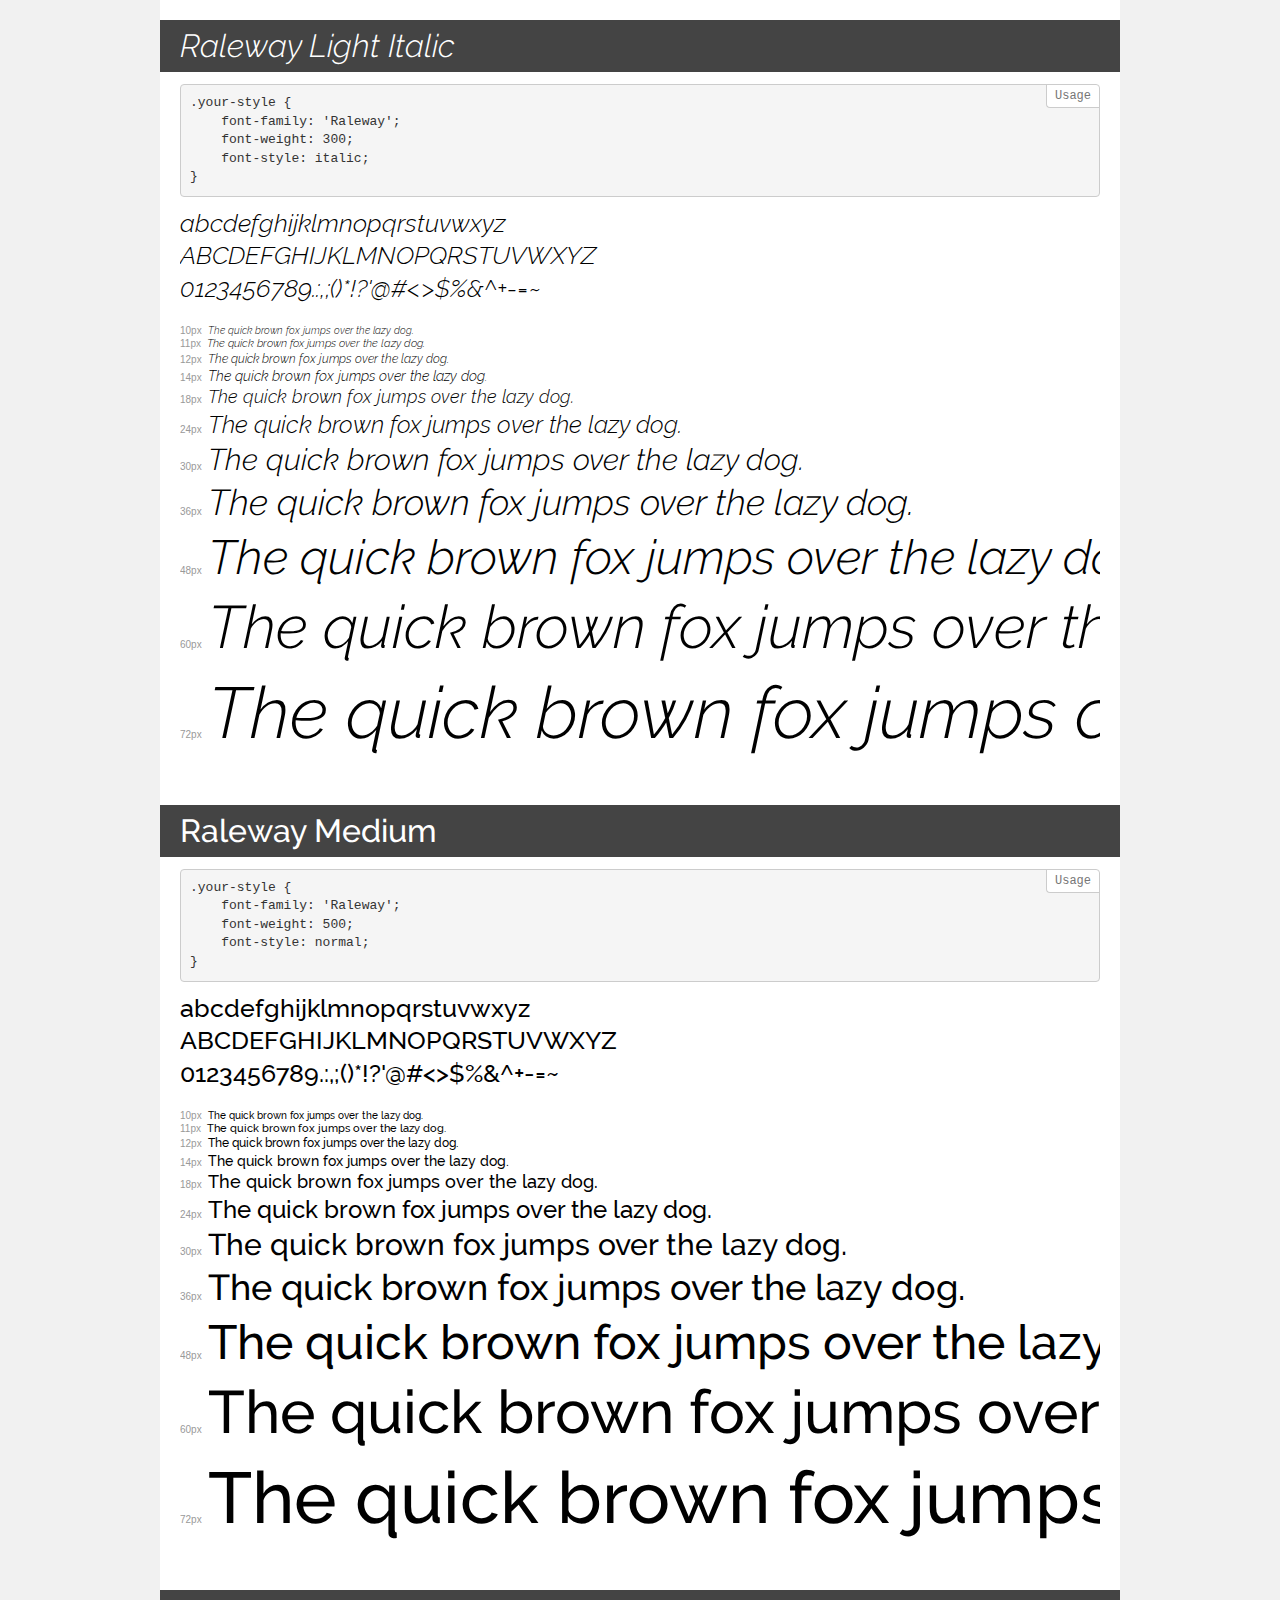
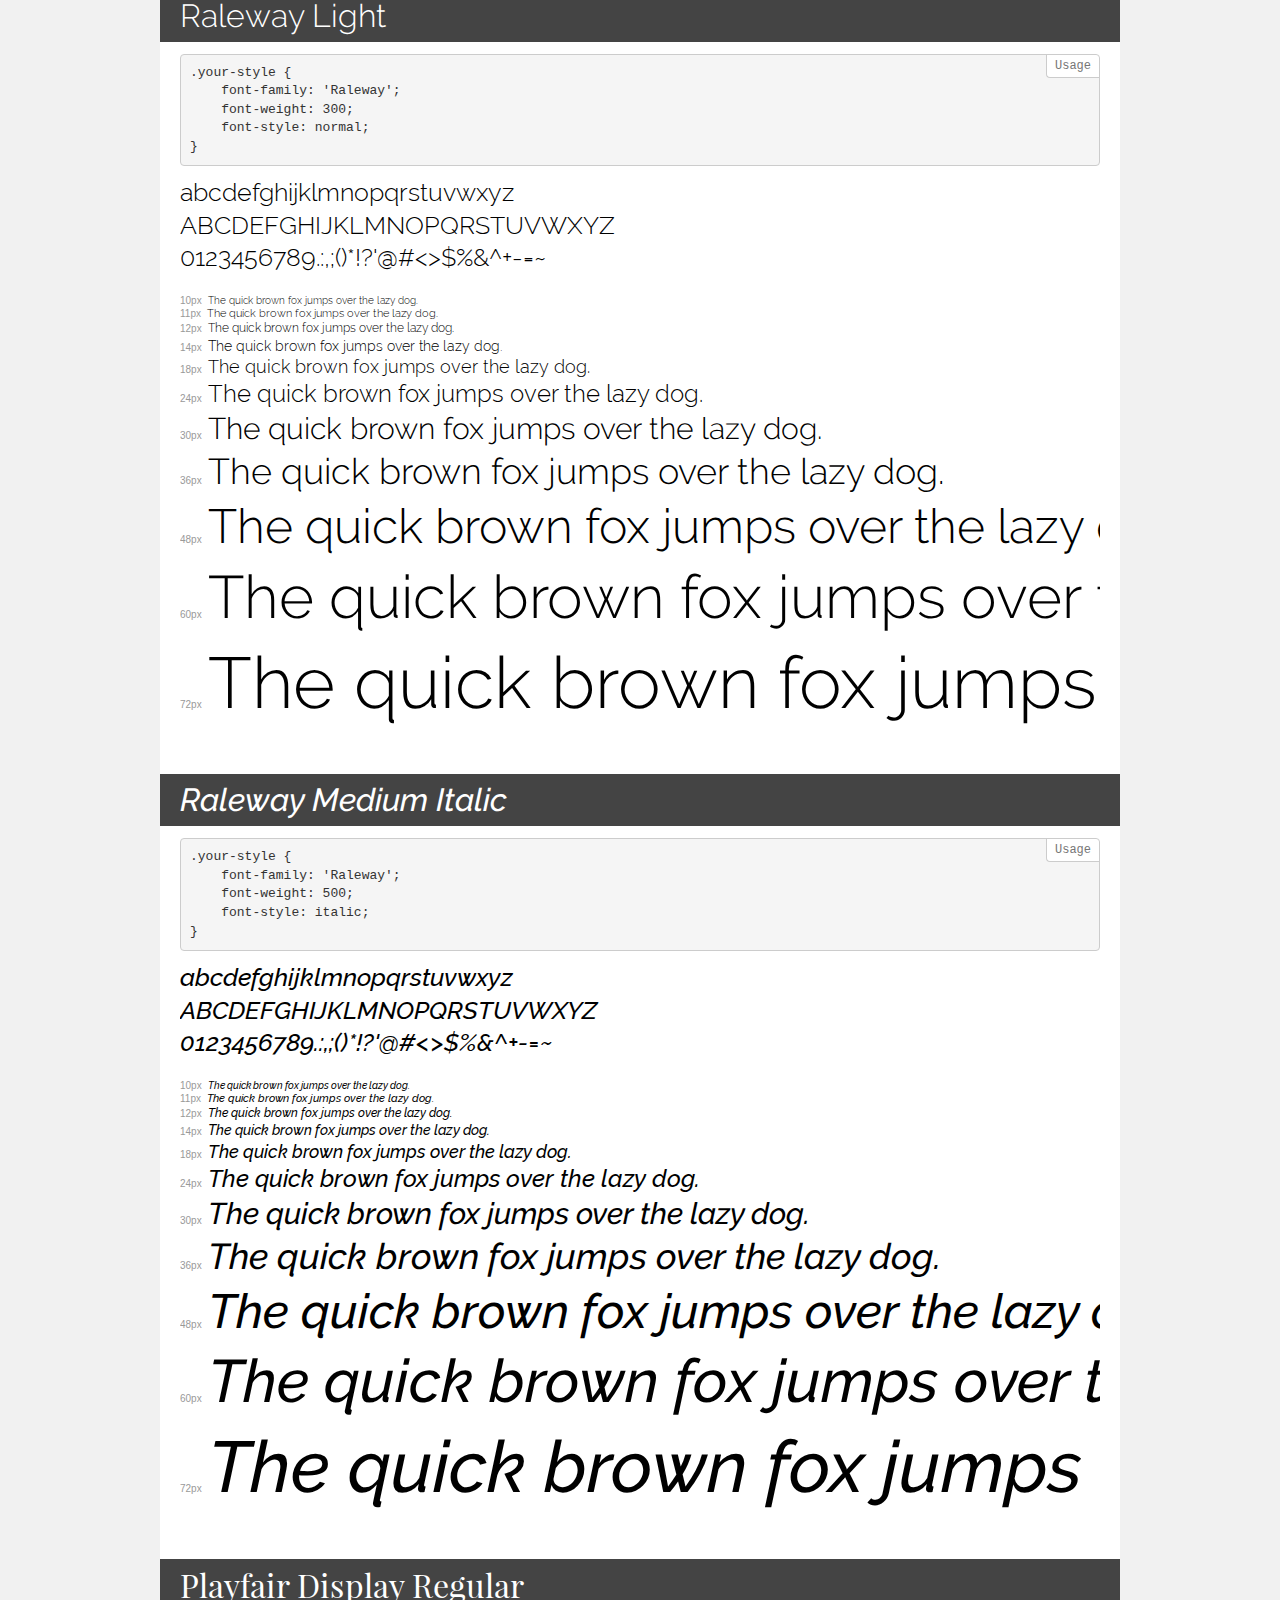
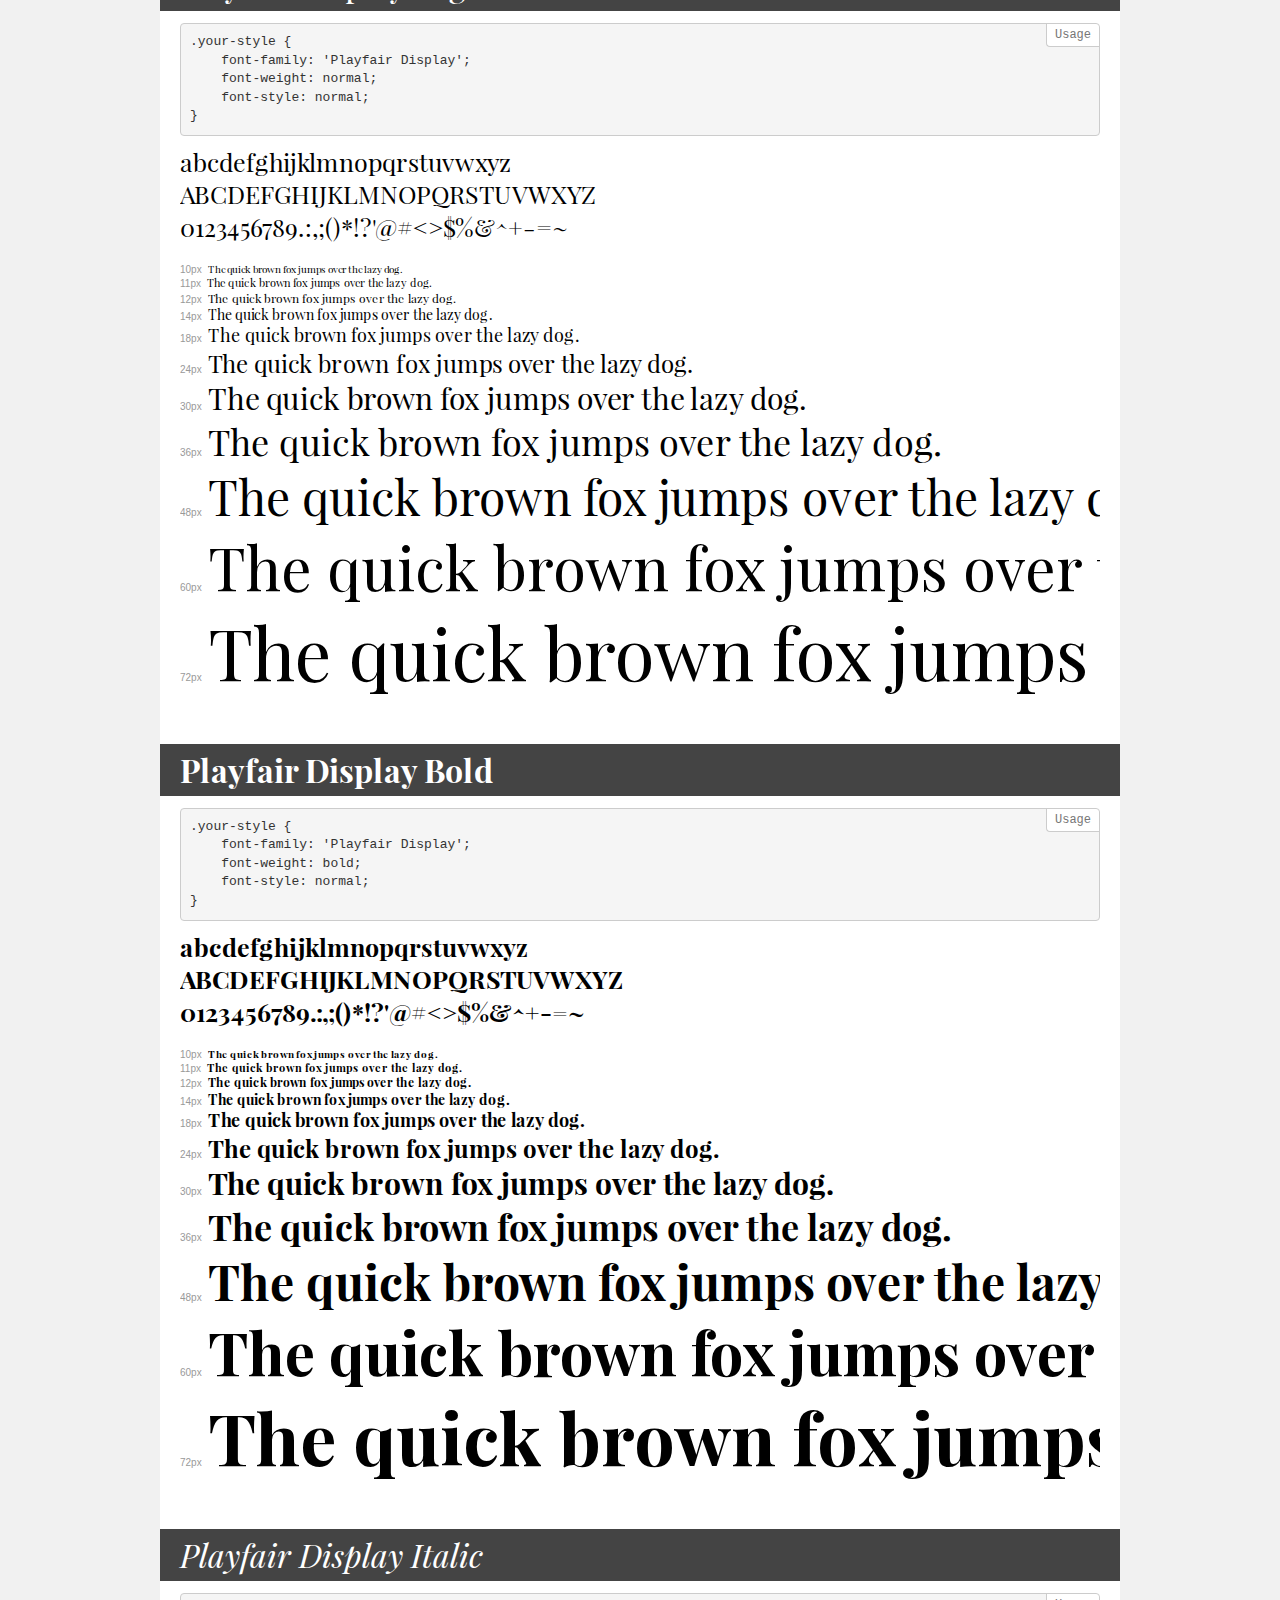
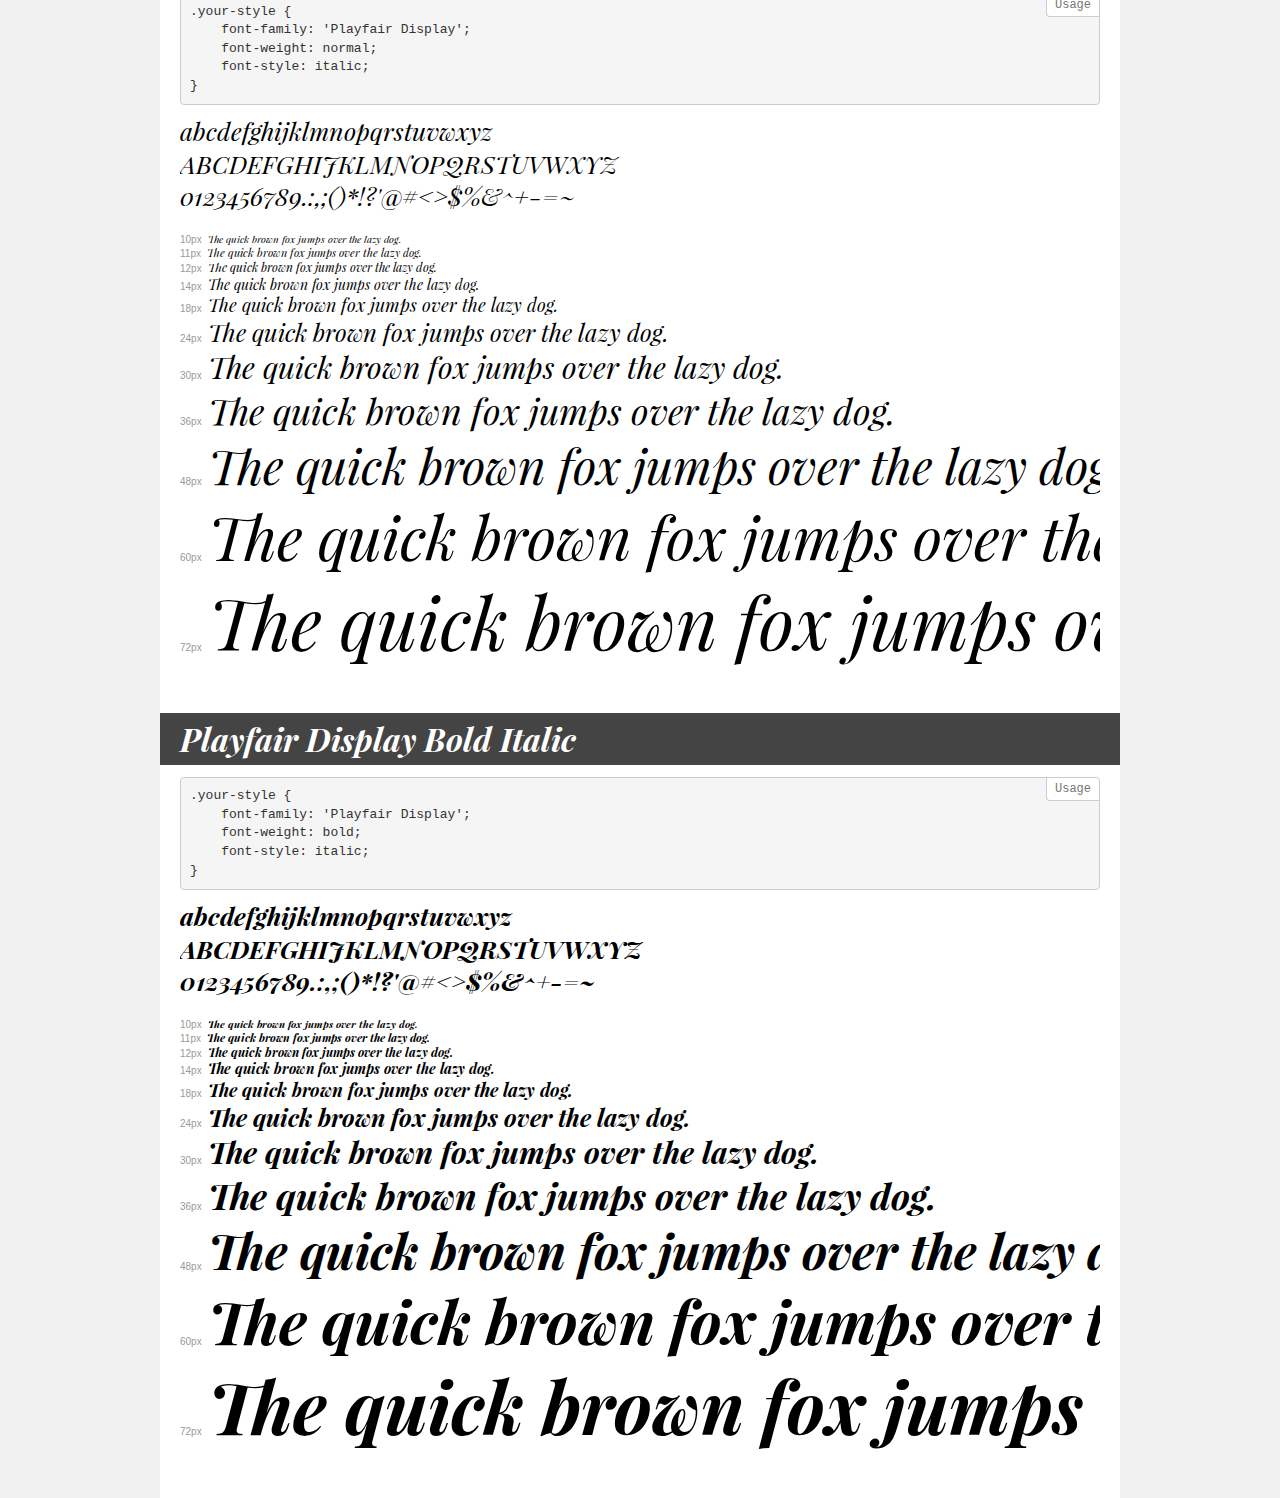
<file: fonts/demo.html>
<!DOCTYPE html>
<html>
<head>
    <meta charset="utf-8">
    <meta http-equiv="X-UA-Compatible" content="IE=edge">
    <meta name="viewport" content="width=device-width, initial-scale=1">
    <meta name="robots" content="noindex, noarchive">
    <meta name="format-detection" content="telephone=no">
    <title>Transfonter demo</title>
    <link href="stylesheet.css" rel="stylesheet">
    <style>
        /*
        http://meyerweb.com/eric/tools/css/reset/
        v2.0 | 20110126
        License: none (public domain)
        */
        html, body, div, span, applet, object, iframe,
        h1, h2, h3, h4, h5, h6, p, blockquote, pre,
        a, abbr, acronym, address, big, cite, code,
        del, dfn, em, img, ins, kbd, q, s, samp,
        small, strike, strong, sub, sup, tt, var,
        b, u, i, center,
        dl, dt, dd, ol, ul, li,
        fieldset, form, label, legend,
        table, caption, tbody, tfoot, thead, tr, th, td,
        article, aside, canvas, details, embed,
        figure, figcaption, footer, header, hgroup,
        menu, nav, output, ruby, section, summary,
        time, mark, audio, video {
            margin: 0;
            padding: 0;
            border: 0;
            font-size: 100%;
            font: inherit;
            vertical-align: baseline;
        }
        /* HTML5 display-role reset for older browsers */
        article, aside, details, figcaption, figure,
        footer, header, hgroup, menu, nav, section {
            display: block;
        }
        body {
            line-height: 1;
        }
        ol, ul {
            list-style: none;
        }
        blockquote, q {
            quotes: none;
        }
        blockquote:before, blockquote:after,
        q:before, q:after {
            content: '';
            content: none;
        }
        table {
            border-collapse: collapse;
            border-spacing: 0;
        }
        /* common styles */
        body {
            background: #f1f1f1;
            color: #000;
        }
        .page {
            background: #fff;
            width: 920px;
            margin: 0 auto;
            padding: 20px 20px 0 20px;
            overflow: hidden;
        }
        .font-container {
            overflow-x: auto;
            overflow-y: hidden;
            margin-bottom: 40px;
            line-height: 1.3;
            white-space: nowrap;
            padding-bottom: 5px;
        }
        h1 {
            position: relative;
            background: #444;
            font-size: 32px;
            color: #fff;
            padding: 10px 20px;
            margin: 0 -20px 12px -20px;
        }
        .letters {
            font-size: 25px;
            margin-bottom: 20px;
        }
        .s10:before {
            content: '10px';
        }
        .s11:before {
            content: '11px';
        }
        .s12:before {
            content: '12px';
        }
        .s14:before {
            content: '14px';
        }
        .s18:before {
            content: '18px';
        }
        .s24:before {
            content: '24px';
        }
        .s30:before {
            content: '30px';
        }
        .s36:before {
            content: '36px';
        }
        .s48:before {
            content: '48px';
        }
        .s60:before {
            content: '60px';
        }
        .s72:before {
            content: '72px';
        }
        .s10:before, .s11:before, .s12:before, .s14:before,
        .s18:before, .s24:before, .s30:before, .s36:before,
        .s48:before, .s60:before, .s72:before {
            font-family: Arial, sans-serif;
            font-size: 10px;
            font-weight: normal;
            font-style: normal;
            color: #999;
            padding-right: 6px;
        }
        pre {
            display: block;
            position: relative;
            padding: 9px;
            margin: 0 0 10px;
            font-family: Monaco, Menlo, Consolas, "Courier New", monospace !important;
            font-size: 13px;
            line-height: 1.428571429;
            color: #333;
            font-weight: normal !important;
            font-style: normal !important;
            background-color: #f5f5f5;
            border: 1px solid #ccc;
            overflow-x: auto;
            border-radius: 4px;
        }
        pre:after {
            display: block;
            position: absolute;
            right: 0;
            top: 0;
            content: 'Usage';
            line-height: 1;
            padding: 5px 8px;
            font-size: 12px;
            color: #767676;
            background-color: #fff;
            border: 1px solid #ccc;
            border-right: none;
            border-top: none;
            border-radius: 0 4px 0 4px;
            z-index: 10;
        }
        /* responsive */
        @media (max-width: 959px) {
            .page {
                width: auto;
                margin: 0;
            }
        }
    </style>
</head>
<body>
<div class="page">
    <div class="demo" style="font-family: 'Raleway'; font-weight: 300; font-style: italic;">
        <h1>Raleway Light Italic</h1>
        <pre>.your-style {
    font-family: 'Raleway';
    font-weight: 300;
    font-style: italic;
}</pre>
        <div class="font-container">
            <p class="letters">
                abcdefghijklmnopqrstuvwxyz<br>
ABCDEFGHIJKLMNOPQRSTUVWXYZ<br>
                0123456789.:,;()*!?'@#<>$%&^+-=~
            </p>
            <p class="s10" style="font-size: 10px;">The quick brown fox jumps over the lazy dog.</p>
            <p class="s11" style="font-size: 11px;">The quick brown fox jumps over the lazy dog.</p>
            <p class="s12" style="font-size: 12px;">The quick brown fox jumps over the lazy dog.</p>
            <p class="s14" style="font-size: 14px;">The quick brown fox jumps over the lazy dog.</p>
            <p class="s18" style="font-size: 18px;">The quick brown fox jumps over the lazy dog.</p>
            <p class="s24" style="font-size: 24px;">The quick brown fox jumps over the lazy dog.</p>
            <p class="s30" style="font-size: 30px;">The quick brown fox jumps over the lazy dog.</p>
            <p class="s36" style="font-size: 36px;">The quick brown fox jumps over the lazy dog.</p>
            <p class="s48" style="font-size: 48px;">The quick brown fox jumps over the lazy dog.</p>
            <p class="s60" style="font-size: 60px;">The quick brown fox jumps over the lazy dog.</p>
            <p class="s72" style="font-size: 72px;">The quick brown fox jumps over the lazy dog.</p>
        </div>
    </div>
    <div class="demo" style="font-family: 'Raleway'; font-weight: 500; font-style: normal;">
        <h1>Raleway Medium</h1>
        <pre>.your-style {
    font-family: 'Raleway';
    font-weight: 500;
    font-style: normal;
}</pre>
        <div class="font-container">
            <p class="letters">
                abcdefghijklmnopqrstuvwxyz<br>
ABCDEFGHIJKLMNOPQRSTUVWXYZ<br>
                0123456789.:,;()*!?'@#<>$%&^+-=~
            </p>
            <p class="s10" style="font-size: 10px;">The quick brown fox jumps over the lazy dog.</p>
            <p class="s11" style="font-size: 11px;">The quick brown fox jumps over the lazy dog.</p>
            <p class="s12" style="font-size: 12px;">The quick brown fox jumps over the lazy dog.</p>
            <p class="s14" style="font-size: 14px;">The quick brown fox jumps over the lazy dog.</p>
            <p class="s18" style="font-size: 18px;">The quick brown fox jumps over the lazy dog.</p>
            <p class="s24" style="font-size: 24px;">The quick brown fox jumps over the lazy dog.</p>
            <p class="s30" style="font-size: 30px;">The quick brown fox jumps over the lazy dog.</p>
            <p class="s36" style="font-size: 36px;">The quick brown fox jumps over the lazy dog.</p>
            <p class="s48" style="font-size: 48px;">The quick brown fox jumps over the lazy dog.</p>
            <p class="s60" style="font-size: 60px;">The quick brown fox jumps over the lazy dog.</p>
            <p class="s72" style="font-size: 72px;">The quick brown fox jumps over the lazy dog.</p>
        </div>
    </div>
    <div class="demo" style="font-family: 'Raleway'; font-weight: 300; font-style: normal;">
        <h1>Raleway Light</h1>
        <pre>.your-style {
    font-family: 'Raleway';
    font-weight: 300;
    font-style: normal;
}</pre>
        <div class="font-container">
            <p class="letters">
                abcdefghijklmnopqrstuvwxyz<br>
ABCDEFGHIJKLMNOPQRSTUVWXYZ<br>
                0123456789.:,;()*!?'@#<>$%&^+-=~
            </p>
            <p class="s10" style="font-size: 10px;">The quick brown fox jumps over the lazy dog.</p>
            <p class="s11" style="font-size: 11px;">The quick brown fox jumps over the lazy dog.</p>
            <p class="s12" style="font-size: 12px;">The quick brown fox jumps over the lazy dog.</p>
            <p class="s14" style="font-size: 14px;">The quick brown fox jumps over the lazy dog.</p>
            <p class="s18" style="font-size: 18px;">The quick brown fox jumps over the lazy dog.</p>
            <p class="s24" style="font-size: 24px;">The quick brown fox jumps over the lazy dog.</p>
            <p class="s30" style="font-size: 30px;">The quick brown fox jumps over the lazy dog.</p>
            <p class="s36" style="font-size: 36px;">The quick brown fox jumps over the lazy dog.</p>
            <p class="s48" style="font-size: 48px;">The quick brown fox jumps over the lazy dog.</p>
            <p class="s60" style="font-size: 60px;">The quick brown fox jumps over the lazy dog.</p>
            <p class="s72" style="font-size: 72px;">The quick brown fox jumps over the lazy dog.</p>
        </div>
    </div>
    <div class="demo" style="font-family: 'Raleway'; font-weight: 500; font-style: italic;">
        <h1>Raleway Medium Italic</h1>
        <pre>.your-style {
    font-family: 'Raleway';
    font-weight: 500;
    font-style: italic;
}</pre>
        <div class="font-container">
            <p class="letters">
                abcdefghijklmnopqrstuvwxyz<br>
ABCDEFGHIJKLMNOPQRSTUVWXYZ<br>
                0123456789.:,;()*!?'@#<>$%&^+-=~
            </p>
            <p class="s10" style="font-size: 10px;">The quick brown fox jumps over the lazy dog.</p>
            <p class="s11" style="font-size: 11px;">The quick brown fox jumps over the lazy dog.</p>
            <p class="s12" style="font-size: 12px;">The quick brown fox jumps over the lazy dog.</p>
            <p class="s14" style="font-size: 14px;">The quick brown fox jumps over the lazy dog.</p>
            <p class="s18" style="font-size: 18px;">The quick brown fox jumps over the lazy dog.</p>
            <p class="s24" style="font-size: 24px;">The quick brown fox jumps over the lazy dog.</p>
            <p class="s30" style="font-size: 30px;">The quick brown fox jumps over the lazy dog.</p>
            <p class="s36" style="font-size: 36px;">The quick brown fox jumps over the lazy dog.</p>
            <p class="s48" style="font-size: 48px;">The quick brown fox jumps over the lazy dog.</p>
            <p class="s60" style="font-size: 60px;">The quick brown fox jumps over the lazy dog.</p>
            <p class="s72" style="font-size: 72px;">The quick brown fox jumps over the lazy dog.</p>
        </div>
    </div>
    <div class="demo" style="font-family: 'Playfair Display'; font-weight: normal; font-style: normal;">
        <h1>Playfair Display Regular</h1>
        <pre>.your-style {
    font-family: 'Playfair Display';
    font-weight: normal;
    font-style: normal;
}</pre>
        <div class="font-container">
            <p class="letters">
                abcdefghijklmnopqrstuvwxyz<br>
ABCDEFGHIJKLMNOPQRSTUVWXYZ<br>
                0123456789.:,;()*!?'@#<>$%&^+-=~
            </p>
            <p class="s10" style="font-size: 10px;">The quick brown fox jumps over the lazy dog.</p>
            <p class="s11" style="font-size: 11px;">The quick brown fox jumps over the lazy dog.</p>
            <p class="s12" style="font-size: 12px;">The quick brown fox jumps over the lazy dog.</p>
            <p class="s14" style="font-size: 14px;">The quick brown fox jumps over the lazy dog.</p>
            <p class="s18" style="font-size: 18px;">The quick brown fox jumps over the lazy dog.</p>
            <p class="s24" style="font-size: 24px;">The quick brown fox jumps over the lazy dog.</p>
            <p class="s30" style="font-size: 30px;">The quick brown fox jumps over the lazy dog.</p>
            <p class="s36" style="font-size: 36px;">The quick brown fox jumps over the lazy dog.</p>
            <p class="s48" style="font-size: 48px;">The quick brown fox jumps over the lazy dog.</p>
            <p class="s60" style="font-size: 60px;">The quick brown fox jumps over the lazy dog.</p>
            <p class="s72" style="font-size: 72px;">The quick brown fox jumps over the lazy dog.</p>
        </div>
    </div>
    <div class="demo" style="font-family: 'Playfair Display'; font-weight: bold; font-style: normal;">
        <h1>Playfair Display Bold</h1>
        <pre>.your-style {
    font-family: 'Playfair Display';
    font-weight: bold;
    font-style: normal;
}</pre>
        <div class="font-container">
            <p class="letters">
                abcdefghijklmnopqrstuvwxyz<br>
ABCDEFGHIJKLMNOPQRSTUVWXYZ<br>
                0123456789.:,;()*!?'@#<>$%&^+-=~
            </p>
            <p class="s10" style="font-size: 10px;">The quick brown fox jumps over the lazy dog.</p>
            <p class="s11" style="font-size: 11px;">The quick brown fox jumps over the lazy dog.</p>
            <p class="s12" style="font-size: 12px;">The quick brown fox jumps over the lazy dog.</p>
            <p class="s14" style="font-size: 14px;">The quick brown fox jumps over the lazy dog.</p>
            <p class="s18" style="font-size: 18px;">The quick brown fox jumps over the lazy dog.</p>
            <p class="s24" style="font-size: 24px;">The quick brown fox jumps over the lazy dog.</p>
            <p class="s30" style="font-size: 30px;">The quick brown fox jumps over the lazy dog.</p>
            <p class="s36" style="font-size: 36px;">The quick brown fox jumps over the lazy dog.</p>
            <p class="s48" style="font-size: 48px;">The quick brown fox jumps over the lazy dog.</p>
            <p class="s60" style="font-size: 60px;">The quick brown fox jumps over the lazy dog.</p>
            <p class="s72" style="font-size: 72px;">The quick brown fox jumps over the lazy dog.</p>
        </div>
    </div>
    <div class="demo" style="font-family: 'Playfair Display'; font-weight: normal; font-style: italic;">
        <h1>Playfair Display Italic</h1>
        <pre>.your-style {
    font-family: 'Playfair Display';
    font-weight: normal;
    font-style: italic;
}</pre>
        <div class="font-container">
            <p class="letters">
                abcdefghijklmnopqrstuvwxyz<br>
ABCDEFGHIJKLMNOPQRSTUVWXYZ<br>
                0123456789.:,;()*!?'@#<>$%&^+-=~
            </p>
            <p class="s10" style="font-size: 10px;">The quick brown fox jumps over the lazy dog.</p>
            <p class="s11" style="font-size: 11px;">The quick brown fox jumps over the lazy dog.</p>
            <p class="s12" style="font-size: 12px;">The quick brown fox jumps over the lazy dog.</p>
            <p class="s14" style="font-size: 14px;">The quick brown fox jumps over the lazy dog.</p>
            <p class="s18" style="font-size: 18px;">The quick brown fox jumps over the lazy dog.</p>
            <p class="s24" style="font-size: 24px;">The quick brown fox jumps over the lazy dog.</p>
            <p class="s30" style="font-size: 30px;">The quick brown fox jumps over the lazy dog.</p>
            <p class="s36" style="font-size: 36px;">The quick brown fox jumps over the lazy dog.</p>
            <p class="s48" style="font-size: 48px;">The quick brown fox jumps over the lazy dog.</p>
            <p class="s60" style="font-size: 60px;">The quick brown fox jumps over the lazy dog.</p>
            <p class="s72" style="font-size: 72px;">The quick brown fox jumps over the lazy dog.</p>
        </div>
    </div>
    <div class="demo" style="font-family: 'Playfair Display'; font-weight: bold; font-style: italic;">
        <h1>Playfair Display Bold Italic</h1>
        <pre>.your-style {
    font-family: 'Playfair Display';
    font-weight: bold;
    font-style: italic;
}</pre>
        <div class="font-container">
            <p class="letters">
                abcdefghijklmnopqrstuvwxyz<br>
ABCDEFGHIJKLMNOPQRSTUVWXYZ<br>
                0123456789.:,;()*!?'@#<>$%&^+-=~
            </p>
            <p class="s10" style="font-size: 10px;">The quick brown fox jumps over the lazy dog.</p>
            <p class="s11" style="font-size: 11px;">The quick brown fox jumps over the lazy dog.</p>
            <p class="s12" style="font-size: 12px;">The quick brown fox jumps over the lazy dog.</p>
            <p class="s14" style="font-size: 14px;">The quick brown fox jumps over the lazy dog.</p>
            <p class="s18" style="font-size: 18px;">The quick brown fox jumps over the lazy dog.</p>
            <p class="s24" style="font-size: 24px;">The quick brown fox jumps over the lazy dog.</p>
            <p class="s30" style="font-size: 30px;">The quick brown fox jumps over the lazy dog.</p>
            <p class="s36" style="font-size: 36px;">The quick brown fox jumps over the lazy dog.</p>
            <p class="s48" style="font-size: 48px;">The quick brown fox jumps over the lazy dog.</p>
            <p class="s60" style="font-size: 60px;">The quick brown fox jumps over the lazy dog.</p>
            <p class="s72" style="font-size: 72px;">The quick brown fox jumps over the lazy dog.</p>
        </div>
    </div>
</div>
</body>
</html>
</file>
<file: fonts/stylesheet.css>
@font-face {
    font-family: 'Raleway';
    src: url('Raleway-LightItalic.eot');
    src: url('Raleway-LightItalic.eot?#iefix') format('embedded-opentype'),
        url('Raleway-LightItalic.woff2') format('woff2'),
        url('Raleway-LightItalic.woff') format('woff'),
        url('Raleway-LightItalic.ttf') format('truetype'),
        url('Raleway-LightItalic.svg#Raleway-LightItalic') format('svg');
    font-weight: 300;
    font-style: italic;
}

@font-face {
    font-family: 'Raleway';
    src: url('Raleway-Medium.eot');
    src: url('Raleway-Medium.eot?#iefix') format('embedded-opentype'),
        url('Raleway-Medium.woff2') format('woff2'),
        url('Raleway-Medium.woff') format('woff'),
        url('Raleway-Medium.ttf') format('truetype'),
        url('Raleway-Medium.svg#Raleway-Medium') format('svg');
    font-weight: 500;
    font-style: normal;
}

@font-face {
    font-family: 'Raleway';
    src: url('Raleway-Light.eot');
    src: url('Raleway-Light.eot?#iefix') format('embedded-opentype'),
        url('Raleway-Light.woff2') format('woff2'),
        url('Raleway-Light.woff') format('woff'),
        url('Raleway-Light.ttf') format('truetype'),
        url('Raleway-Light.svg#Raleway-Light') format('svg');
    font-weight: 300;
    font-style: normal;
}

@font-face {
    font-family: 'Raleway';
    src: url('Raleway-MediumItalic.eot');
    src: url('Raleway-MediumItalic.eot?#iefix') format('embedded-opentype'),
        url('Raleway-MediumItalic.woff2') format('woff2'),
        url('Raleway-MediumItalic.woff') format('woff'),
        url('Raleway-MediumItalic.ttf') format('truetype'),
        url('Raleway-MediumItalic.svg#Raleway-MediumItalic') format('svg');
    font-weight: 500;
    font-style: italic;
}

@font-face {
    font-family: 'Playfair Display';
    src: url('PlayfairDisplay-Regular.eot');
    src: url('PlayfairDisplay-Regular.eot?#iefix') format('embedded-opentype'),
        url('PlayfairDisplay-Regular.woff2') format('woff2'),
        url('PlayfairDisplay-Regular.woff') format('woff'),
        url('PlayfairDisplay-Regular.ttf') format('truetype'),
        url('PlayfairDisplay-Regular.svg#PlayfairDisplay-Regular') format('svg');
    font-weight: normal;
    font-style: normal;
}

@font-face {
    font-family: 'Playfair Display';
    src: url('PlayfairDisplay-Bold.eot');
    src: url('PlayfairDisplay-Bold.eot?#iefix') format('embedded-opentype'),
        url('PlayfairDisplay-Bold.woff2') format('woff2'),
        url('PlayfairDisplay-Bold.woff') format('woff'),
        url('PlayfairDisplay-Bold.ttf') format('truetype'),
        url('PlayfairDisplay-Bold.svg#PlayfairDisplay-Bold') format('svg');
    font-weight: bold;
    font-style: normal;
}

@font-face {
    font-family: 'Playfair Display';
    src: url('PlayfairDisplay-Italic.eot');
    src: url('PlayfairDisplay-Italic.eot?#iefix') format('embedded-opentype'),
        url('PlayfairDisplay-Italic.woff2') format('woff2'),
        url('PlayfairDisplay-Italic.woff') format('woff'),
        url('PlayfairDisplay-Italic.ttf') format('truetype'),
        url('PlayfairDisplay-Italic.svg#PlayfairDisplay-Italic') format('svg');
    font-weight: normal;
    font-style: italic;
}

@font-face {
    font-family: 'Playfair Display';
    src: url('PlayfairDisplay-BoldItalic.eot');
    src: url('PlayfairDisplay-BoldItalic.eot?#iefix') format('embedded-opentype'),
        url('PlayfairDisplay-BoldItalic.woff2') format('woff2'),
        url('PlayfairDisplay-BoldItalic.woff') format('woff'),
        url('PlayfairDisplay-BoldItalic.ttf') format('truetype'),
        url('PlayfairDisplay-BoldItalic.svg#PlayfairDisplay-BoldItalic') format('svg');
    font-weight: bold;
    font-style: italic;
}
</file>
